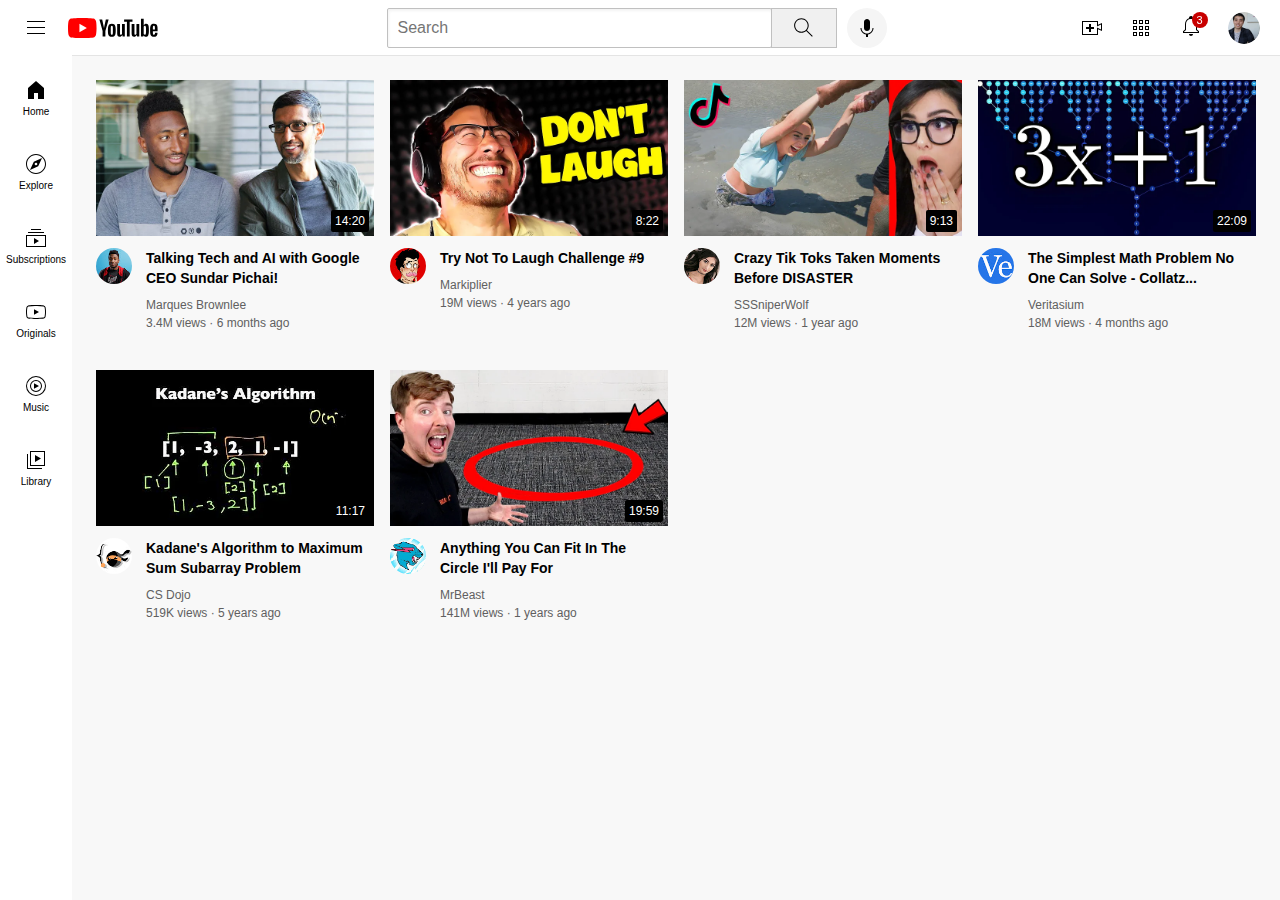
<file: Index.html>
<!--setting width for pictures, the height automatically adjusts-->
<!--object-fit and object-position css property for pictures-->
<!--size buttons on mouse can easily switch between files-->
<!--CSS display properties: block element = takes up entire line in their container, inline-block element = only takes up as much space as needed, inline element = appear within a line of text-->
<!--<div> means division, or aka a box(container), a block element, a div can contain other elements-->
<!--nested layout technique = 2 types of layouts, vertical and horizotal, can combine both layouts together, these are created by the div function-->
<!--div by default have a width of 100%, bold is 400 regular, 500 medium, 700 is bold-->
<!--Responsive design means that at every screen size, the website looks good. Example: if shrink youtube page only 2-3 video thumbnails show up, if full screen then there's more video thumbnails-->
<!--CSS specifity: if color is specific (rgb(#)(#)(#) that will apply rather then color: blue-->
<!DOCTYPE html>
<html lang="en">

<head>
  <!--semantic elements: same as <div> but have meaning to screen readers-->
  <header></header>
  <nav></nav>

  <meta charset="UTF-8">
  <meta name="viewport" content="width=device-width, initial-scale=1.0">
  <title>Youtube.com Clone</title>
  <link rel="stylesheet" href="css-styles/general.css">
  <link rel="stylesheet" href="css-styles/header.css">
  <link rel="stylesheet" href="css-styles/video.css">
  <link rel="stylesheet" href="css-styles/sidebar.css">

  <!--font code from google fonts-->
  <link rel="preconnect" href="https://fonts.googleapis.com">
  <link rel="preconnect" href="https://fonts.gstatic.com" crossorigin>
  <link href="https://fonts.googleapis.com/css2?family=Roboto+Condensed:wght@400;700&display=swap" rel="stylesheet">
</head>

<body>
  <!--using flexbox-->
  <header class="header">

    <div class="left-section">
      <img class= "hamburger-menu" src="icons/hamburger-menu.svg">
      <img class="youtube-logo"src="icons/youtube-logo.svg">
    </div>
    <div class="middle-section">
      <input class="search-bar" type="textbox" placeholder="Search">
      <button class="search-button">
        <img class="search-icon"src="icons/search.svg">
        <div class="tooltip">Search</div>
      </button>
      <button class="voice-search-button">
        <img class="voice-search-icon"src="icons/voice-search-icon.svg">
        <div class="tooltip">Search with your voice</div>
      </button>
    </div>

      <div class="right-section">
        <div class="upload-icon-container">
          <img class="upload-icon" src="icons/upload.svg">
          <div class="tooltip">Create</div>
        </div>
        <img class="youtube-apps-icon" src="icons/youtube-apps.svg">
        <div class="notifications-icon-container">
          <img class="notifications-icon" src="icons/notifications.svg">
          <div class="notifications-count">3</div>
        </div>
        <img class="current-user-picture" src="channel-pictures/my-channel.jpeg">
      </div>

  </header>

  <nav class="sidebar">

    <div class="sidebar-link">
      <img src="icons/home.svg">
      <div>Home</div>
    </div>

      <div class="sidebar-link">
        <img src="icons/explore.svg">
        <div>Explore</div>
      </div>

        <div class="sidebar-link">
          <img src="icons/subscriptions.svg">
          <div>Subscriptions</div>
        </div>

          <div class="sidebar-link">
            <img src="icons/originals.svg">
            <div>Originals</div>
          </div>

            <div class="sidebar-link">
              <img src="icons/youtube-music.svg">
              <div>Music</div>
            </div>

              <div class="sidebar-link">
                <img src="icons/library.svg">
                <div>Library</div>
              </div>
  </nav>

  <!--nested layout tech.-->
  <!--inheritance: for certain css properties if set to outer element it get pass to inner elements. pairs with text properties (underline, color, font weight,etc.)-->
  <main>
    <section class="video-grid"><div class="video-preview">
      <div class="thumbnail-row"><img class="thumbnail" src="thumbnails/thumbnail-1.webp"> 
        <div class="video-time">14:20</div>
    </div>

      <div class="video-info-grid">
        <div class="channel-picture"><img class="profile-picture" src="channel-pictures/channel-1.jpeg"></div>
        <div class="video-info"> 
          <p class="video-title">Talking Tech and AI with Google CEO Sundar Pichai!</p>
          <p class="video-author">Marques Brownlee</p>
          <p class="video-stats">3.4M views &#183; 6 months ago</p>
        </div>  
      </div>
  </div>

    <div class="video-preview">
      <div class="thumbnail-row"><img class="thumbnail" src="thumbnails/thumbnail-2.webp">
        <div class="video-time">8:22</div>
      </div>
      <div class="video-info-grid">
        <div class="channel-picture"><img class="profile-picture" src="channel-pictures/channel-2.jpeg"></div>
        <div class="video-info"> 
          <p class="video-title">Try Not To Laugh Challenge #9</p>
          <p class="video-author">Markiplier</p>
          <p class="video-stats">19M views  &#183; 4 years ago</p>
        </div>  
      </div>
    </div>

        <div class="video-preview">
          <div class="thumbnail-row"><img class="thumbnail" src="thumbnails/thumbnail-3.webp">
            <div class="video-time">9:13</div>
          </div>
          <div class="video-info-grid">
            <div class="channel-picture"><img class="profile-picture" src="channel-pictures/channel-3.jpeg"></div>
            <div class="video-info"> 
              <p class="video-title">Crazy Tik Toks Taken Moments Before DISASTER</p>
              <p class="video-author">SSSniperWolf</p>
              <p class="video-stats">12M views &#183;  1 year ago</p>
            </div>  
          </div>
        </div>

          <div class="video-preview">
          <div class="thumbnail-row"><img class="thumbnail" src="thumbnails/thumbnail-4.webp">
            <div class="video-time">22:09</div>
          </div>
          <div class="video-info-grid">
            <div class="channel-picture"><img class="profile-picture" src="channel-pictures/channel-4.jpeg"></div>
            <div class="video-info"> 
              <p class="video-title">The Simplest Math Problem No One Can Solve - Collatz...</p>
              <p class="video-author">Veritasium</p>
              <p class="video-stats">18M views  &#183; 4 months ago</p>
            </div>  
          </div>
          </div>

            <div class="video-preview">
              <div class="thumbnail-row"><img class="thumbnail" src="thumbnails/thumbnail-5.webp">
                <div class="video-time">11:17</div>
              </div>
              <div class="video-info-grid">
                <div class="channel-picture"><img class="profile-picture" src="channel-pictures/channel-5.jpeg"></div>
                <div class="video-info"> 
                  <p class="video-title">Kadane's Algorithm to Maximum Sum Subarray Problem</p>
                  <p class="video-author">CS Dojo</p>
                  <p class="video-stats">519K views &#183; 5 years ago</p>
                </div>  
              </div>
            </div>

              <div class="video-preview">
              <div class="thumbnail-row"><img class="thumbnail" src="thumbnails/thumbnail-6.webp">
                <div class="video-time">19:59</div>
              </div>
              <div class="video-info-grid">
                <div class="channel-picture"><img class="profile-picture" src="channel-pictures/channel-6.jpeg"></div>
                <div class="video-info"> 
                  <p class="video-title">Anything You Can Fit In The Circle I'll Pay For</p>
                  <p class="video-author">MrBeast</p>
                  <p class="video-stats">141M views  &#183; 1 years ago</p>
                </div>  
              </div>
            </div>
          </section>
</main>
</body>
</html>
</file>
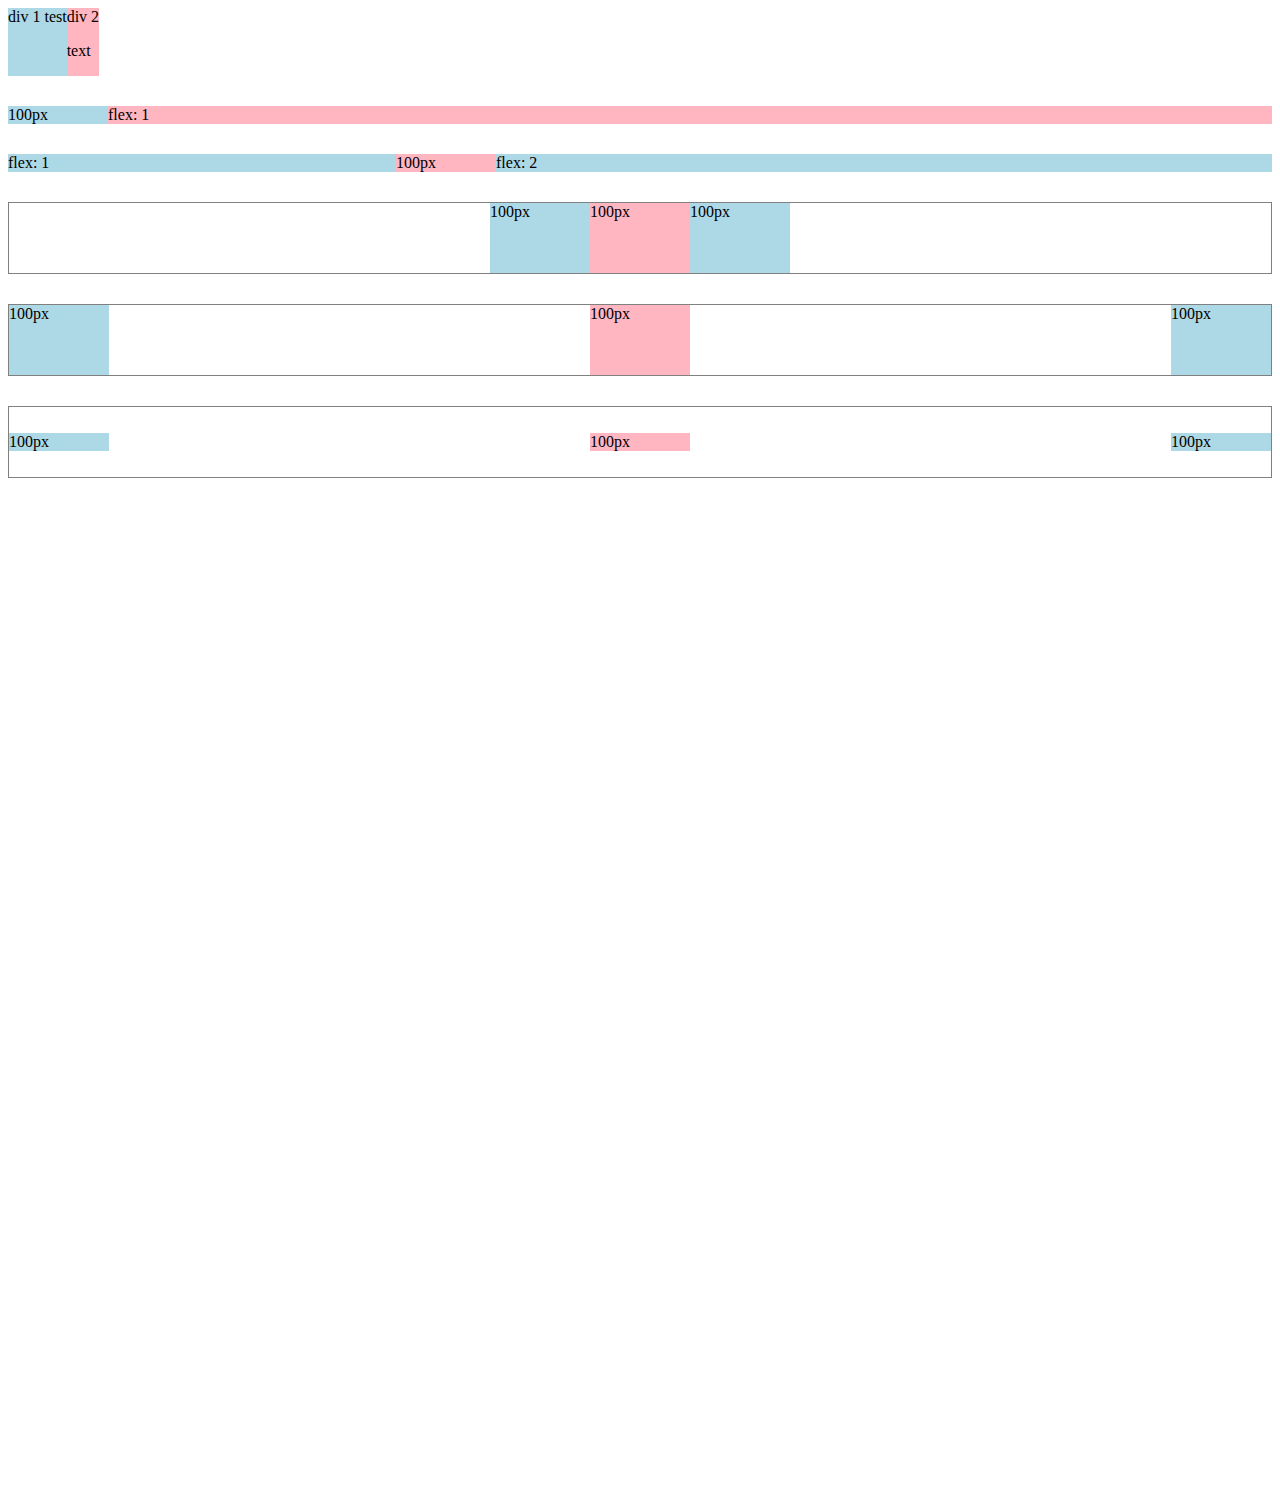
<file: flexbox.html>
<!--flex makes the div into inline elements-->
<!--flex: 1 is equivalent to 1fr-->
<!--example: youtube top right has 4 icons when signed in but 3 icons when signed out. flexbox is better here-->
<!DOCTYPE html>
<html lang="en">
<head>
  <meta charset="UTF-8">
  <meta name="viewport" content="width=device-width, initial-scale=1.0">
  <title>Flexbox Practice</title>
</head>
<body style="padding-bottom: 1000px;">
  <div style="display: flex; 
  flex-direction: row;">
    <div style="background-color: lightblue;">div 1 test</div>
    <div style="background-color: lightpink;">div 2 <p>text</p></div>
  </div>

    <div style="margin-top: 30px;
    display: flex; 
    flex-direction: row;">
      <div style="background-color: lightblue; width: 100px">100px</div>
      <div style="background-color: lightpink; flex: 1">flex: 1 </div>
    </div>

      <div style="margin-top: 30px;
      display: flex; 
      flex-direction: row;">
        <div style="background-color: lightblue; flex: 1;">flex: 1 </div>
        <div style="background-color: lightpink; width: 100px">100px</div>
        <div style="background-color: lightblue; flex: 2;">flex: 2</div>
      </div>

        <div style="margin-top: 30px;
        height: 70px;
        border-width: 1px; 
        border-style:solid;
        border-color:grey;
        display:flex; 
        flex-direction: row;
        justify-content: center;">
          <div style="background-color: lightblue; width: 100px;">100px</div>
          <div style="background-color: lightpink; width: 100px;">100px</div>
          <div style="background-color: lightblue; width: 100px;">100px</div>
        </div>

          <div style="margin-top: 30px;
          height: 70px;
          border-width: 1px; 
          border-style:solid;
          border-color:grey;
          display:flex; 
          flex-direction: row;
          justify-content: space-between;">
            <div style="background-color: lightblue; width: 100px;">100px</div>
            <div style="background-color: lightpink; width: 100px;">100px</div>
            <div style="background-color: lightblue; width: 100px;">100px</div>
          </div>

            <div style="margin-top: 30px;
            height: 70px;
            border-width: 1px; 
            border-style:solid;
            border-color:grey;
            display:flex; 
            flex-direction: row;
            justify-content: space-between;
            align-items: center;">
              <div style="background-color: lightblue; width: 100px;">100px</div>
              <div style="background-color: lightpink; width: 100px;">100px</div>
              <div style="background-color: lightblue; width: 100px;">100px</div>
            </div>

</body>
</html>
</file>
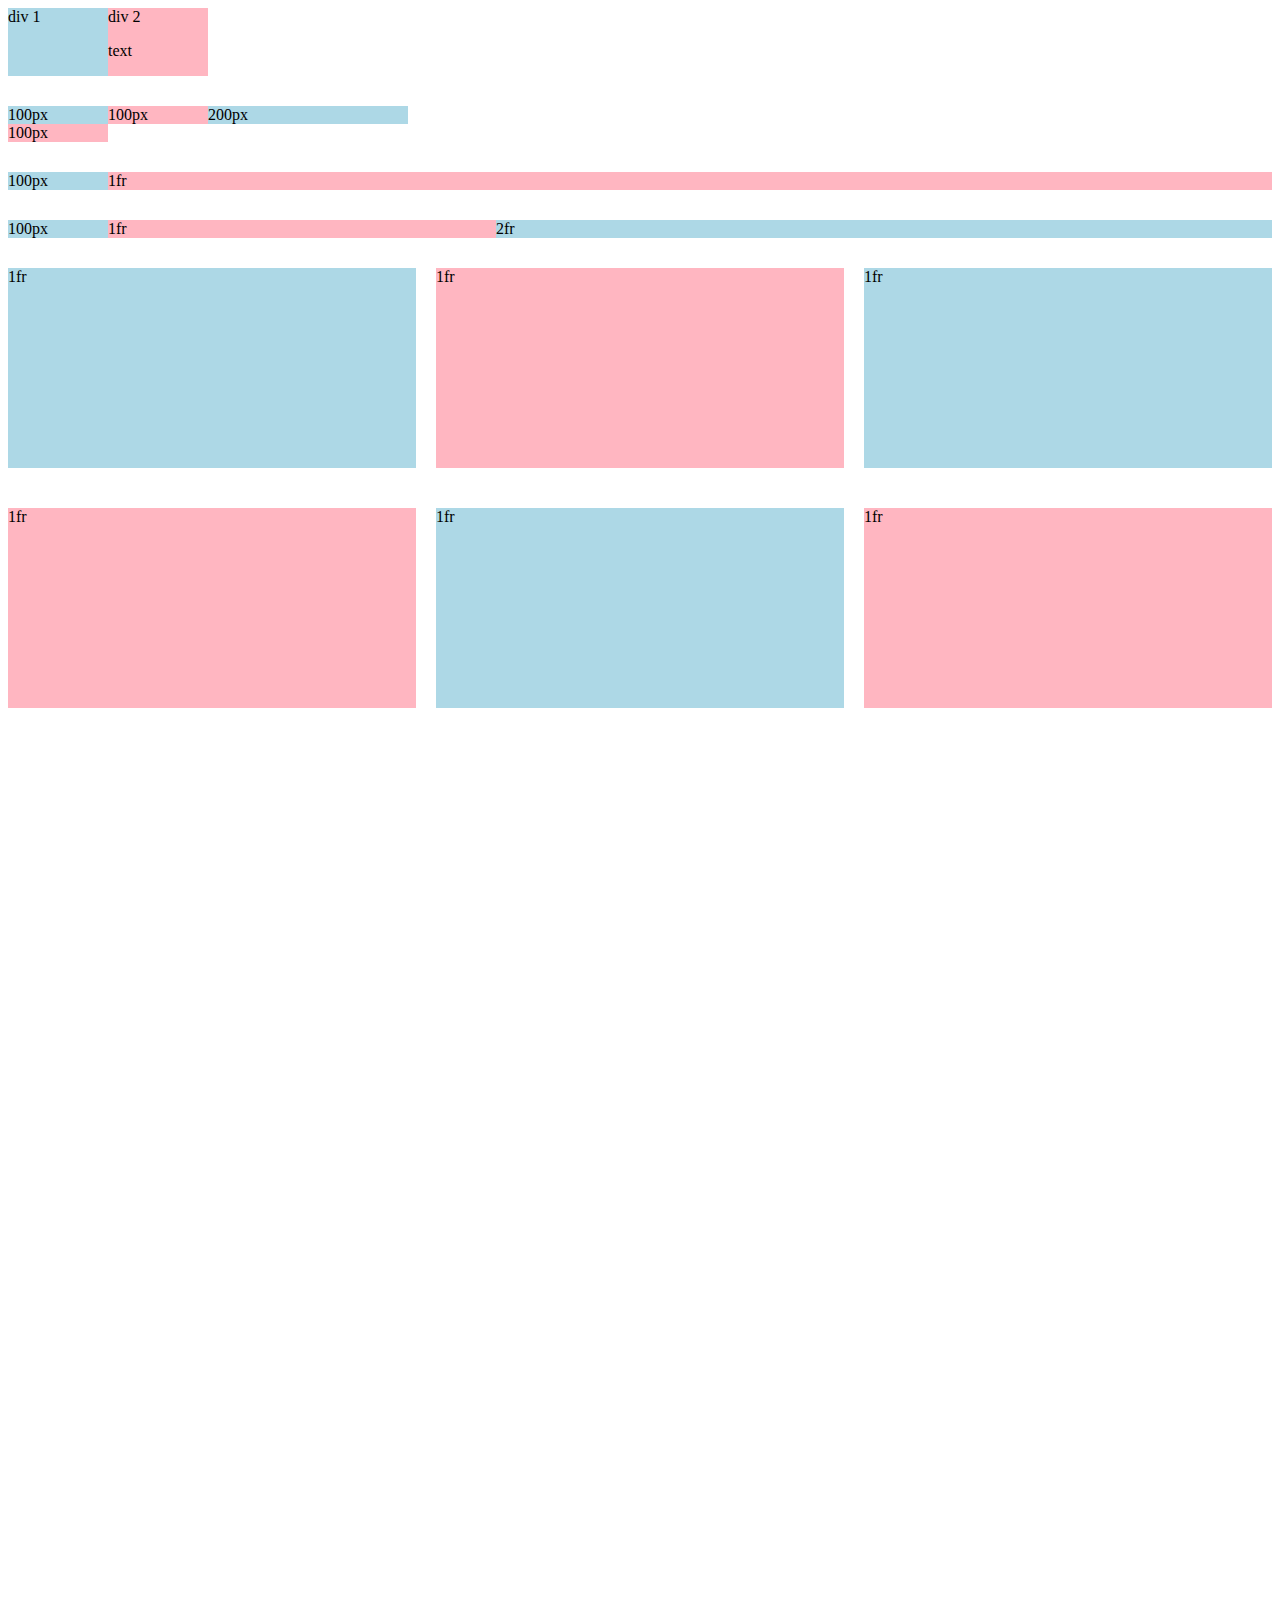
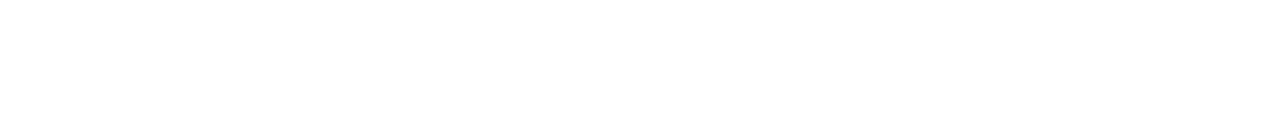
<file: grid.html>
<!--using CSS grid practice-->
<!--inline styles = styling in html line-->
<!--a grid is a layout that has rows and columns, 1 by 2 means 1 row and 2 columns grid
the 2 100px example below describes how wide the grid columns are both are widths. extra px after makes more columns-->
<!--if more div than grid columns then they become rows by wrap around text-->
<!--fr means free space = take up remaining space in grid-->
<!--flexbox similar to CSS grid, grid layout if change order of elements the style changes(rigid layout), but flexbox stay the same(flexible layout)-->
<!DOCTYPE html>
<html lang="en">
<head>
  <meta charset="UTF-8">
  <meta name="viewport" content="width=device-width, initial-scale=1.0">
  <title>Grid Practice</title>
</head>
<body style="padding-bottom: 1000px;">
  <div style="display: grid; 
  grid-template-columns: 100px 100px;">
    <div style="background-color: lightblue;">div 1</div>
    <div style="background-color: lightpink;">div 2<p>text</p></div>
  </div>

    <div style="margin-top: 30px; 
    display: grid; 
    grid-template-columns: 100px 100px 200px;">
      <div style="background-color: lightblue;">100px</div>
      <div style="background-color: lightpink;">100px</div>
      <div style="background-color: lightblue;">200px</div>
      <div style="background-color: lightpink;">100px</div>
    </div>

      <div style="margin-top: 30px; 
      display: grid; 
      grid-template-columns: 100px 1fr">
        <div style="background-color: lightblue;">100px</div>
        <div style="background-color: lightpink;">1fr</div>
      </div>

        <div style="margin-top: 30px; 
        display: grid; 
        grid-template-columns: 100px 1fr 2fr">
          <div style="background-color: lightblue;">100px</div>
          <div style="background-color: lightpink;">1fr</div>
          <div style="background-color: lightblue;">2fr</div>
        </div>

          <div style="margin-top: 30px; 
          display: grid; 
          grid-template-columns: 1fr 1fr 1fr; 
          column-gap: 20px; 
          row-gap: 40px;">
            <div style="background-color: lightblue; height: 200px;">1fr</div>
            <div style="background-color: lightpink; height: 200px;">1fr</div>
            <div style="background-color: lightblue; height: 200px;">1fr</div>
            <div style="background-color: lightpink; height: 200px;">1fr</div>
            <div style="background-color: lightblue; height: 200px;">1fr</div>
            <div style="background-color: lightpink; height: 200px;">1fr</div>
          </div>
          </div>

</body>
</html>
</file>
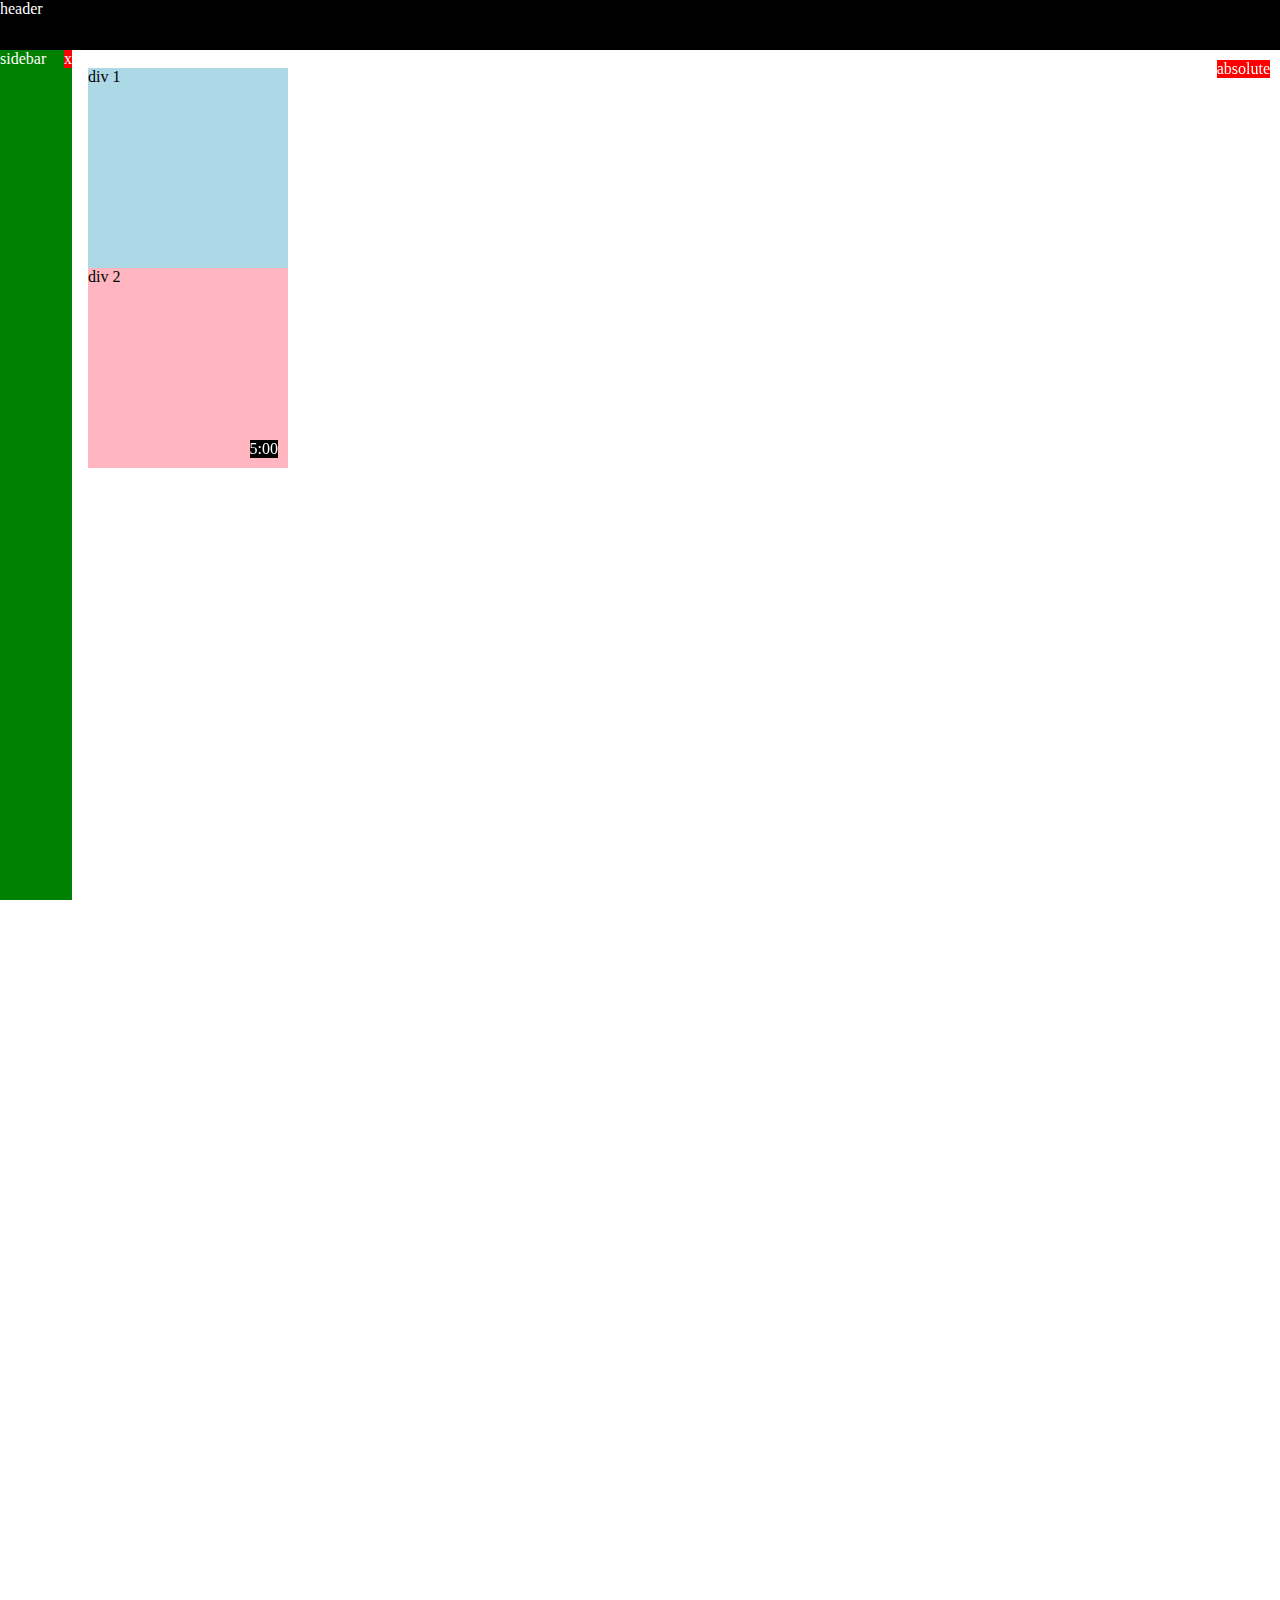
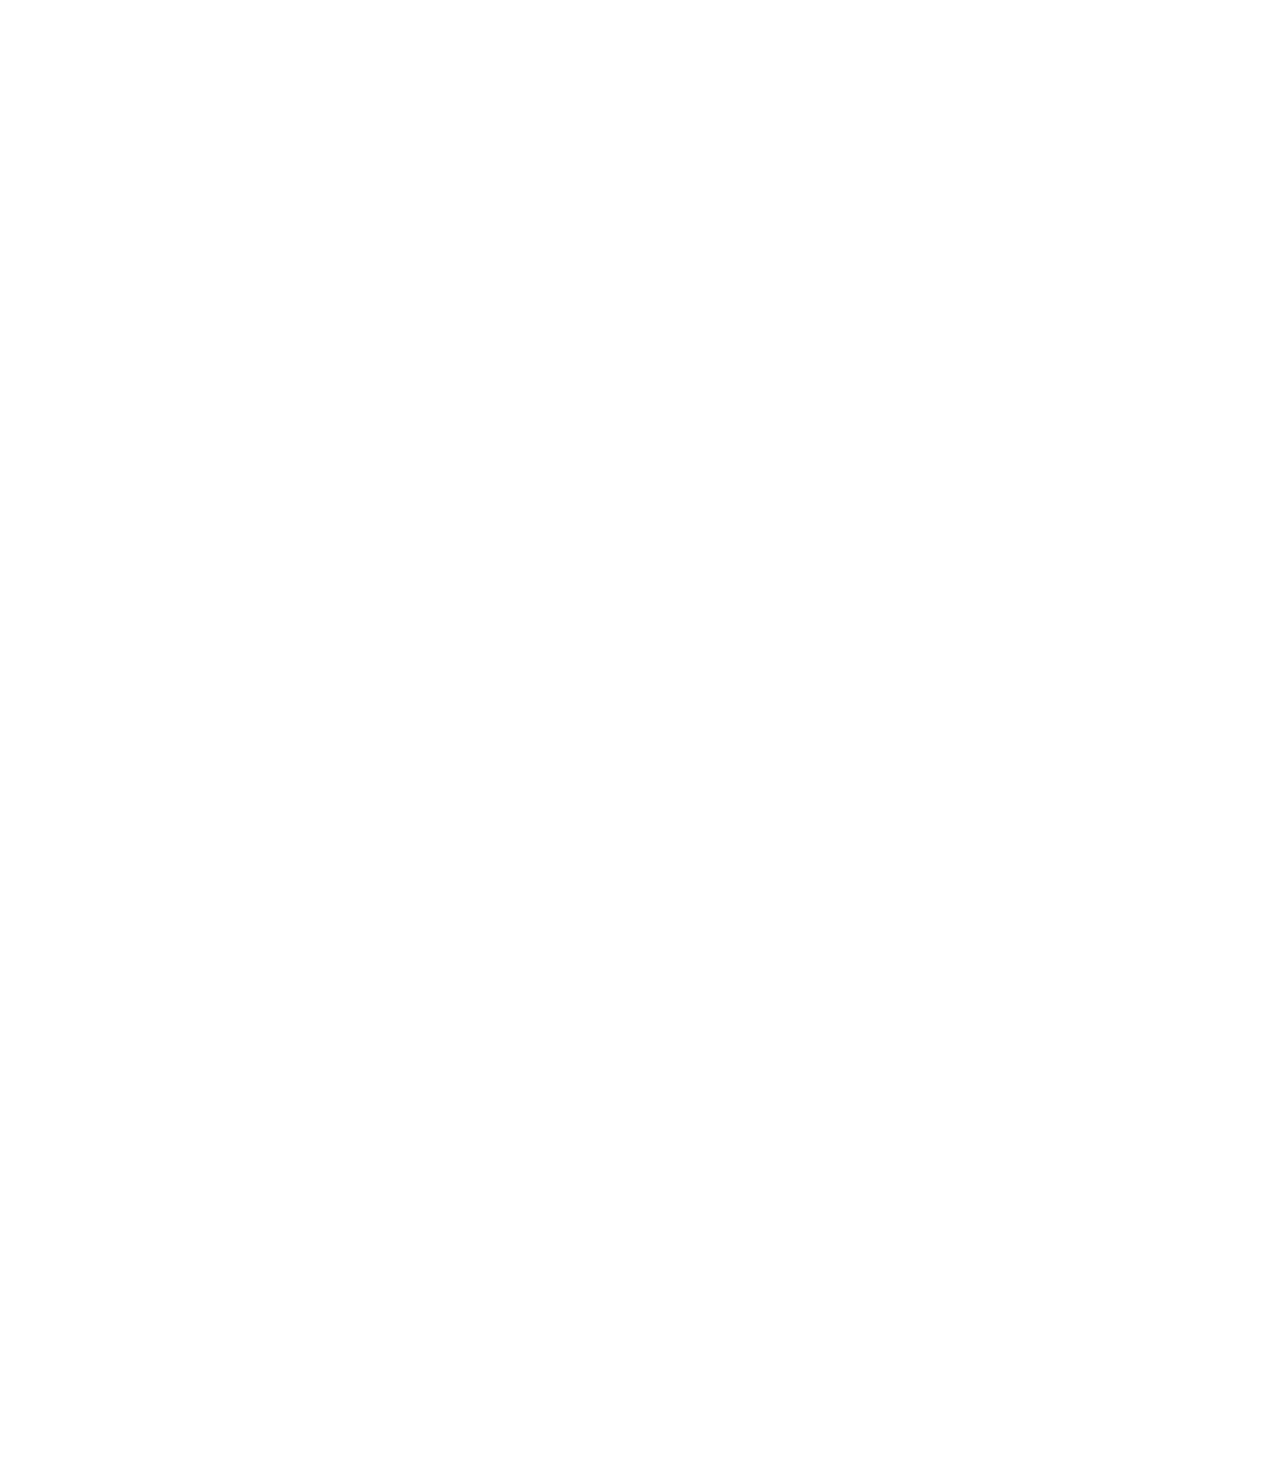
<file: position.html>
<!--can set div style to a background color to get an idea of the flexbox or grid or position-->
<!--position fixed = elements placed in browser window, helps keep something on the page even when scrolling-->
<!--position absolute = elements placed on the page. Relative position = an absolute element go into fixed element or a absolute go into a relative element-->
<!--can put position absolute into position fixed element-->
<!--z index helps put which element in front or behind, 0 is default and number goes up-->
<!DOCTYPE html>
<html lang="en">
<head>
  <meta charset="UTF-8">
  <meta name="viewport" content="width=device-width, initial-scale=1.0">
  <title>Position practice</title>
</head>
<body style="
  height: 3000px;
  padding-top: 60px;
  padding-left: 80px;
  ">

  <div style="background-color: black;
  color: white;
  position: fixed;
  top: 0px;
  left: 0px;
  right: 0px;
  height: 50px;
  z-index: 1;"
  >header</div>

    <div style="
    background-color: green;
    color: white;
    position: fixed;
    left: 0px;
    bottom: 0px;
    top: 50px;
    width: 72px
    ">
    sidebar
    <div style="
      position: absolute;
      background-color: red;
      color: white;
      top: 0px;
      right: 0px;
      z-index: 2;">
      x
    </div>
    </div>

      <div style="
      position: absolute;
      background-color: red;
      color: white;
      top: 60px;
      right: 10px;
      z-index: 2;">
        absolute
      </div>

      <div style="background-color: lightblue;
        height: 200px;
        width: 200px;
        position: static;"
        >div 1</div>
      <div style="background-color: lightpink;
        height: 200px;
        width: 200px;
        position: relative;
        ">
        div 2
        <div style="
          position: absolute;
          background-color: black;
          color: white;
          z-index: 2;
          bottom: 10px;
          right: 10px">
        5:00
        </div>
      </div>
</body>
</html>
</file>
<file: css-styles/general.css>
p {
  margin-top: 0px;
  margin-bottom: 0px;
}

/*body default has 8px margin, can set to 0 for full screen experiece*/
/*font-family uses inheritance here*/
body {
  font-family: Roboto, arial;
  margin: 0;
  padding-top: 80px;
  padding-left: 96px;
  padding-right: 24px;
  background-color: rgb(248, 248, 248);
}
</file>
<file: css-styles/header.css>
.header {
  height: 55px;
  display: flex;
  flex-direction: row;
  justify-content: space-between;

  position: fixed;
  top: 0;
  left: 0;
  right: 0;
  z-index: 100;

  background-color: white;
  border-bottom-width: 1px;
  border-bottom-style: solid;
  border-bottom-color: rgb(228, 228, 228)
}

/*flexbox only effects one layer/level at a time*/
.left-section { 
  display: flex;
  align-items: center;
}

.hamburger-menu {
  height: 24px;
  margin-left: 24px;
  margin-right: 20px;
}

.youtube-logo {
  height: 20px;
}

.middle-section {
  flex: 1;
  margin-left: 70px;
  margin-right: 35px;
  max-width: 500px;
  display: flex;
  align-items: center;
}

/*for border, width style color*/
.search-bar {
  flex: 1;
  height: 36px;
  padding-left: 10px;
  font-size: 16px;
  border: 1px solid rgb(192, 192, 192);
  border-radius: 2px;
  box-shadow: inset 1px 2px 3px rgba(0, 0, 0, 0.05);
  width: 0;
}

.search-bar::placeholder {
  font-size: 16px;
}

.search-button {
  height: 40px;
  width: 66px;
  background-color: rgb(240, 240, 240);
  border-width: 1px;
  border-style: solid;
  border-color: rgb(192, 192, 192);
  margin-left: -1px;
  margin-right: 10px;
  position: relative;
}

.search-button, .voice-search-button, .upload-icon-container{
  display: flex;
  justify-content: center;
  align-items: center;
  position: relative;
}

/*only targets the tooltip inside search-button, pointer-events helps so the element does not show if hovered near the element, only shows if hovered exactly on element*/
.search-button .tooltip, .voice-search-button .tooltip, .upload-icon-container .tooltip {
  position: absolute;
  background-color: gray;
  color:white;
  padding-top: 4px;
  padding-bottom: 4px;
  padding-left: 8px;
  padding-right: 8px;
  border-radius: 2px;
  font-size: 12px;
  bottom: -30px;
  transition: opacity 0.15s;
  white-space: nowrap;
  pointer-events: none;
  opacity: 0;
}

.search-button:hover .tooltip, .voice-search-button:hover .tooltip, .upload-icon-container:hover .tooltip {
  opacity: 1;
}

.search-icon {
  height: 25px;
}

.voice-search-button {
  height: 40px;
  width: 40px;
  border-radius: 20px;
  border: none;
  background-color:  rgb(245, 245, 245);;
}

.voice-search-icon {
  height: 24px;
}

.right-section {
  width: 180px;
  margin-right: 20px;
  display: flex;
  align-items: center;
  justify-content: space-between;
  flex-shrink: 0;
}

.upload-icon {
  height: 24px;
}

.youtube-apps-icon {
  height: 24px;
}

.notifications-icon {
  height: 24px;
}

.notifications-icon-container {
  position: relative;
}

.notifications-count {
  position: absolute;
  top: -2px;
  right: -5px;
  background-color: rgba(200, 0, 0);
  color: white;
  font-size: 11px;
  padding-left: 5px;
  padding-right: 5px;
  padding-top: 2px;
  padding-bottom: 2px;
  border-radius: 10px;
}

.current-user-picture {
  height: 32px;
  border-radius: 16px;
}
</file>
<file: css-styles/video.css>
.thumbnail {
  width: 100%;
}

.video-title {
  margin-top: 0;
  font-size: 14px;
  font-weight: bold;
  line-height: 20px;
  margin-bottom: 10px;
}

.video-info-grid {
  display: grid;
  grid-template-columns: 50px 1fr;
}

.profile-picture {
  width: 36px;
  border-radius: 50px;
}

.thumbnail-row {
  margin-bottom: 8px;
  position: relative;
}

.video-author, .video-stats {
  font-size: 12px;
  color: rgb(96, 96, 96)
}

.video-author {
  margin-bottom: 4px;
}

.video-grid {
  display: grid;
  grid-template-columns: 1fr 1fr 1fr;
  column-gap: 16px;
  row-gap: 40px;
}

/*media query: making these responsive design, at 600px only 2 videos show up, can see screen size at top right when in inspect page mode*/
@media (max-width: 750px) {
  .video-grid {
    grid-template-columns: 1fr 1fr;
  }
}

@media (min-width: 751px) and (max-width: 999px) {
  .video-grid {
    grid-template-columns: 1fr 1fr 1fr;
  }
}

@media (min-width: 1000px)  {
  .video-grid {
    grid-template-columns: 1fr 1fr 1fr 1fr;
  }
}

/*for padding, vertical, horizontal. or top, right, bot, left*/
.video-time {
  font-family: Roboto, Arial;
  font-size: 12px;
  font-weight: 500;
  padding: 4px 4px;
  background-color: black;
  border-radius: 2px;
  color: white;
  position: absolute;
  bottom: 8px;
  right: 5px;
}
</file>
<file: css-styles/sidebar.css>
.sidebar {
  position: fixed;
  left: 0px;
  bottom: 0px;
  top: 55px;
  background-color: white;
  width: 72px;
  z-index: 200;
  padding-top: 5px;
}

.sidebar-link {
  height: 74px;
  display: flex;
  justify-content: center;
  align-items: center;
  flex-direction: column;
  cursor: pointer;
}

.sidebar-link:hover  {
  background-color: rgb(235, 235, 235);
}

/*targets all class sidebar-link img*/
.sidebar-link img {
  height: 24px;
  margin-bottom: 4px;
}

.sidebar-link div {
  font-size: 10px;
}
</file>
